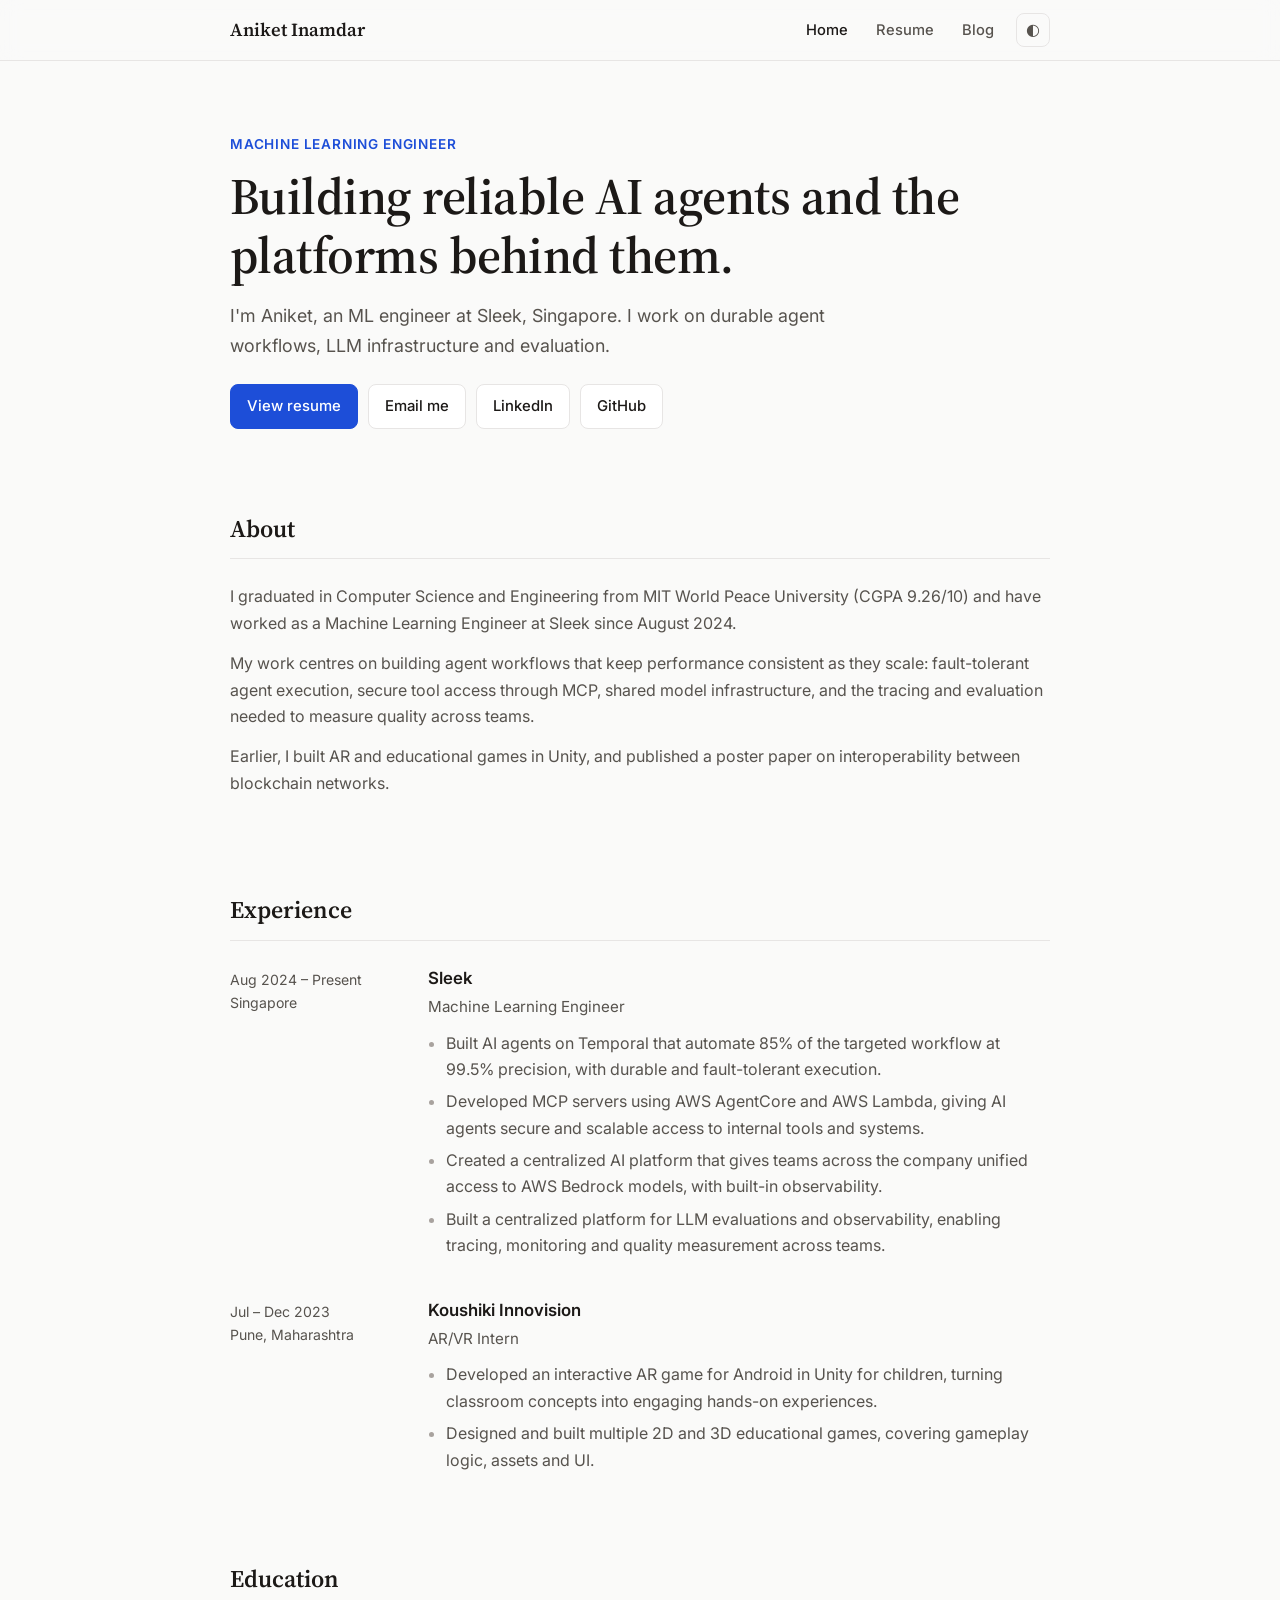
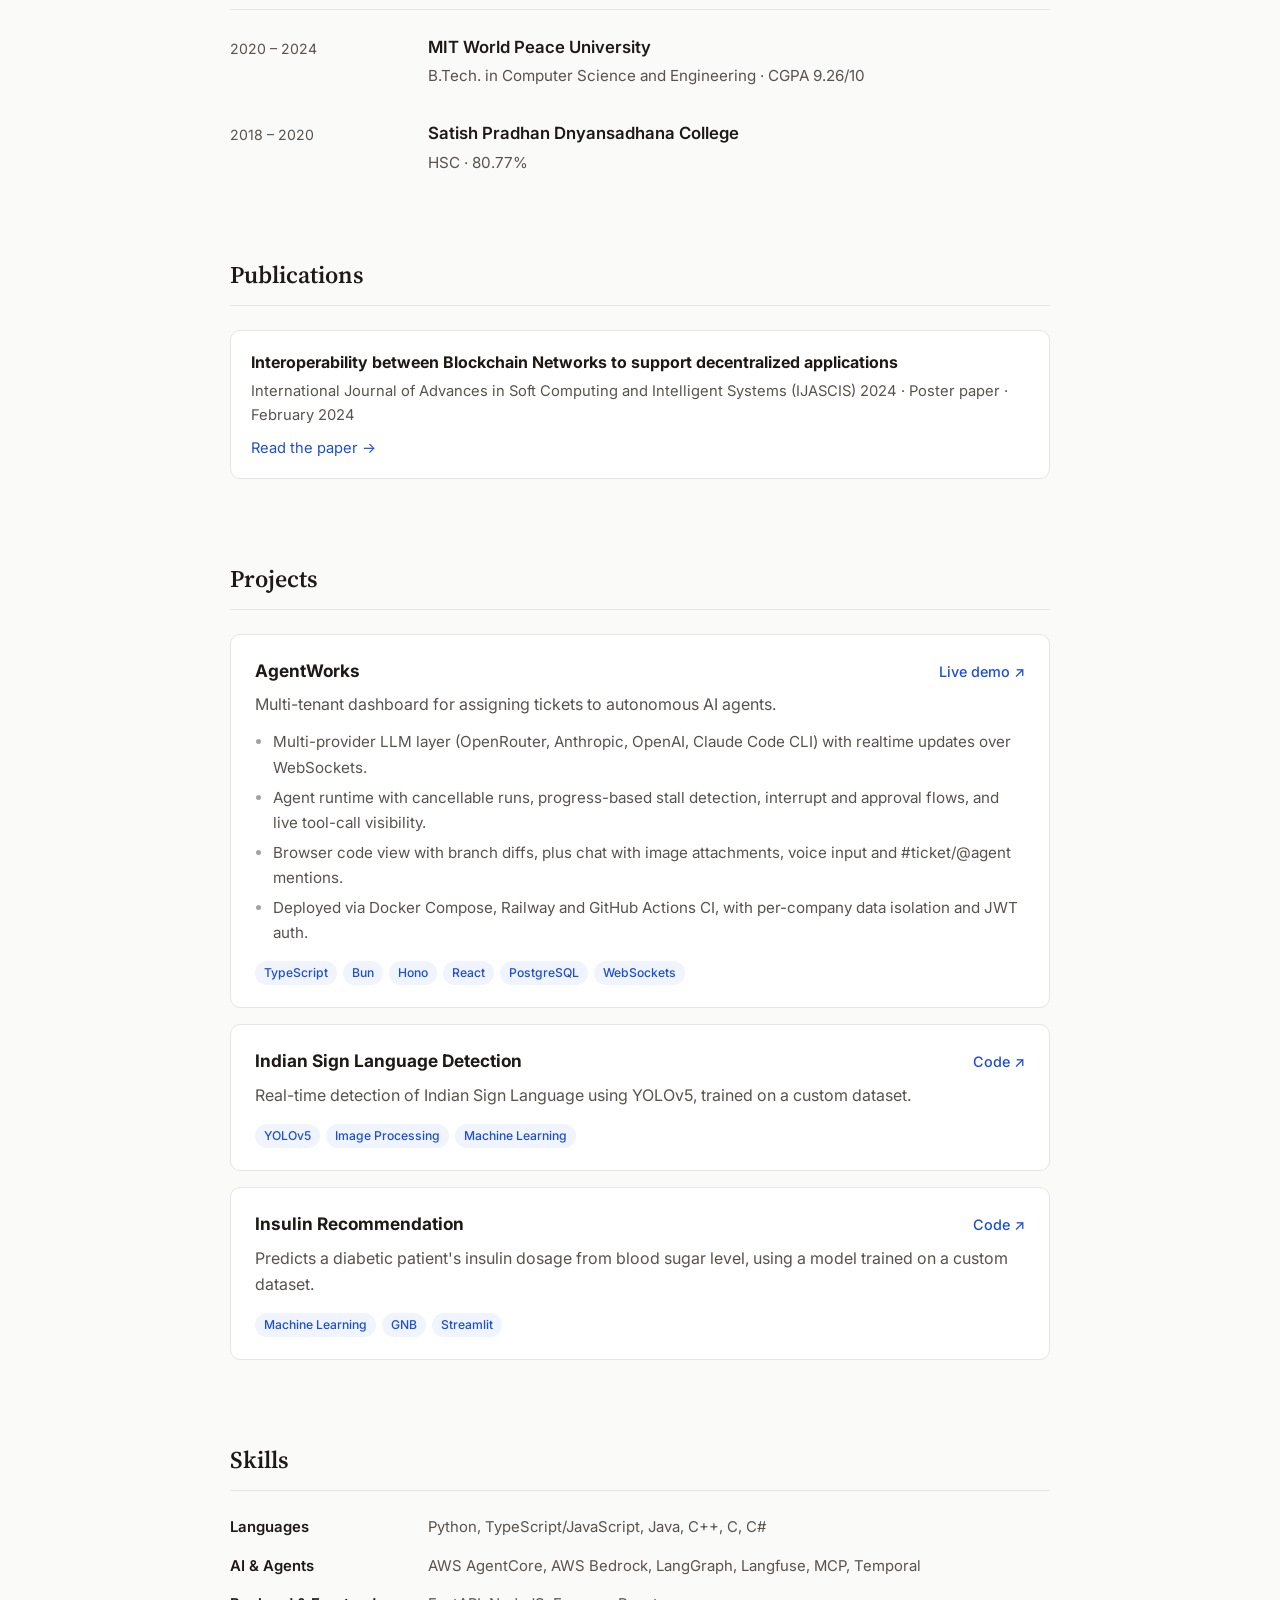
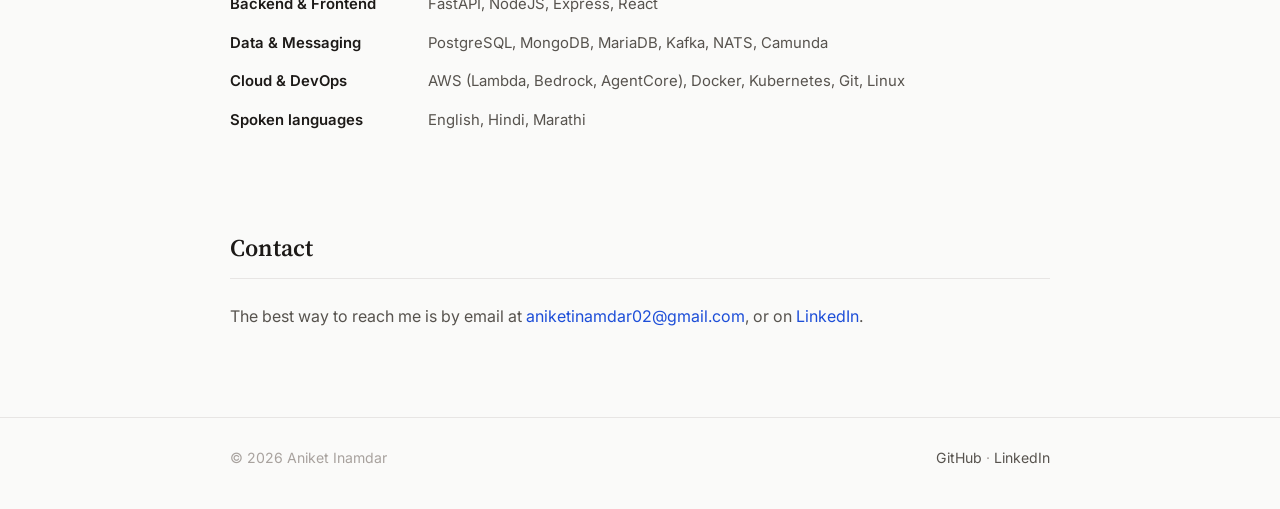
<file: index.html>
<!doctype html>
<html lang="en">
<head>
  <meta charset="utf-8">
  <meta name="viewport" content="width=device-width, initial-scale=1">
  <title>Aniket Inamdar</title>
  <meta name="description" content="Aniket Inamdar — Machine Learning Engineer working on AI agents, LLM platforms and evaluation. B.Tech in Computer Science, MIT World Peace University.">
  <link rel="icon" type="image/svg+xml" href="assets/favicon.svg">
  <link rel="preconnect" href="https://fonts.googleapis.com">
  <link rel="preconnect" href="https://fonts.gstatic.com" crossorigin>
  <link href="https://fonts.googleapis.com/css2?family=Inter:wght@400;500;600&family=Source+Serif+4:wght@600&display=swap" rel="stylesheet">
  <link rel="stylesheet" href="assets/style.css">
  <script src="assets/main.js" defer></script>
</head>
<body>
  <header class="site-header">
    <nav class="wrap nav" aria-label="Main">
      <a class="brand" href="./">Aniket Inamdar</a>
      <ul class="nav-links">
        <li><a href="./" aria-current="page">Home</a></li>
        <li><a href="resume/">Resume</a></li>
        <li><a href="blog/">Blog</a></li>
        <li><button class="theme-toggle" type="button" aria-label="Toggle dark mode">◐</button></li>
      </ul>
    </nav>
  </header>

  <main class="wrap">
    <div class="hero">
      <div>
        <p class="eyebrow">Machine Learning Engineer</p>
        <h1>Building reliable AI agents and the platforms behind them.</h1>
        <p class="lead">I'm Aniket, an ML engineer at Sleek, Singapore. I work on durable agent workflows, LLM infrastructure and evaluation.</p>
        <div class="btn-row">
          <a class="btn primary" href="resume/">View resume</a>
          <a class="btn" href="mailto:aniketinamdar02@gmail.com">Email me</a>
          <a class="btn" href="https://linkedin.com/in/inamdaraniket" target="_blank" rel="noopener">LinkedIn</a>
          <a class="btn" href="https://github.com/aniketinamdar" target="_blank" rel="noopener">GitHub</a>
        </div>
      </div>
    </div>

    <section id="about" class="about">
      <h2 class="section-title">About</h2>
      <p>I graduated in Computer Science and Engineering from MIT World Peace University (CGPA 9.26/10) and have worked as a Machine Learning Engineer at Sleek since August 2024.</p>
      <p>My work centres on building agent workflows that keep performance consistent as they scale: fault-tolerant agent execution, secure tool access through MCP, shared model infrastructure, and the tracing and evaluation needed to measure quality across teams.</p>
      <p>Earlier, I built AR and educational games in Unity, and published a poster paper on interoperability between blockchain networks.</p>
    </section>

    <section id="experience">
      <h2 class="section-title">Experience</h2>
      <article class="entry">
        <div class="entry-meta">Aug 2024 – Present<br>Singapore</div>
        <div>
          <h3>Sleek</h3>
          <p class="role">Machine Learning Engineer</p>
          <ul>
            <li>Built AI agents on Temporal that automate 85% of the targeted workflow at 99.5% precision, with durable and fault-tolerant execution.</li>
            <li>Developed MCP servers using AWS AgentCore and AWS Lambda, giving AI agents secure and scalable access to internal tools and systems.</li>
            <li>Created a centralized AI platform that gives teams across the company unified access to AWS Bedrock models, with built-in observability.</li>
            <li>Built a centralized platform for LLM evaluations and observability, enabling tracing, monitoring and quality measurement across teams.</li>
          </ul>
        </div>
      </article>
      <article class="entry">
        <div class="entry-meta">Jul – Dec 2023<br>Pune, Maharashtra</div>
        <div>
          <h3>Koushiki Innovision</h3>
          <p class="role">AR/VR Intern</p>
          <ul>
            <li>Developed an interactive AR game for Android in Unity for children, turning classroom concepts into engaging hands-on experiences.</li>
            <li>Designed and built multiple 2D and 3D educational games, covering gameplay logic, assets and UI.</li>
          </ul>
        </div>
      </article>
    </section>

    <section id="education">
      <h2 class="section-title">Education</h2>
      <article class="entry">
        <div class="entry-meta">2020 – 2024</div>
        <div>
          <h3>MIT World Peace University</h3>
          <p class="role" style="margin-bottom:0">B.Tech. in Computer Science and Engineering · CGPA 9.26/10</p>
        </div>
      </article>
      <article class="entry">
        <div class="entry-meta">2018 – 2020</div>
        <div>
          <h3>Satish Pradhan Dnyansadhana College</h3>
          <p class="role" style="margin-bottom:0">HSC · 80.77%</p>
        </div>
      </article>
    </section>

    <section id="publications">
      <h2 class="section-title">Publications</h2>
      <div class="pub">
        <h3>Interoperability between Blockchain Networks to support decentralized applications</h3>
        <p>International Journal of Advances in Soft Computing and Intelligent Systems (IJASCIS) 2024 · Poster paper · February 2024</p>
        <p style="margin-top:8px"><a href="https://sciencetransactions.com/index.php/ijascis/article/view/26/21" target="_blank" rel="noopener">Read the paper →</a></p>
      </div>
    </section>

    <section id="projects">
      <h2 class="section-title">Projects</h2>
      <div class="projects">
        <article class="project">
          <header class="project-head">
            <h3>AgentWorks</h3>
            <a href="https://agentworks-web.up.railway.app/landing" target="_blank" rel="noopener">Live demo ↗</a>
          </header>
          <p class="project-sub">Multi-tenant dashboard for assigning tickets to autonomous AI agents.</p>
          <ul class="project-points">
            <li>Multi-provider LLM layer (OpenRouter, Anthropic, OpenAI, Claude Code CLI) with realtime updates over WebSockets.</li>
            <li>Agent runtime with cancellable runs, progress-based stall detection, interrupt and approval flows, and live tool-call visibility.</li>
            <li>Browser code view with branch diffs, plus chat with image attachments, voice input and #ticket/@agent mentions.</li>
            <li>Deployed via Docker Compose, Railway and GitHub Actions CI, with per-company data isolation and JWT auth.</li>
          </ul>
          <ul class="tags"><li>TypeScript</li><li>Bun</li><li>Hono</li><li>React</li><li>PostgreSQL</li><li>WebSockets</li></ul>
        </article>
        <article class="project">
          <header class="project-head">
            <h3>Indian Sign Language Detection</h3>
            <a href="https://github.com/aniketinamdar/ISL-Yolov5" target="_blank" rel="noopener">Code ↗</a>
          </header>
          <p class="project-sub">Real-time detection of Indian Sign Language using YOLOv5, trained on a custom dataset.</p>
          <ul class="tags"><li>YOLOv5</li><li>Image Processing</li><li>Machine Learning</li></ul>
        </article>
        <article class="project">
          <header class="project-head">
            <h3>Insulin Recommendation</h3>
            <a href="https://github.com/aniketinamdar/InsulinPrompt" target="_blank" rel="noopener">Code ↗</a>
          </header>
          <p class="project-sub">Predicts a diabetic patient's insulin dosage from blood sugar level, using a model trained on a custom dataset.</p>
          <ul class="tags"><li>Machine Learning</li><li>GNB</li><li>Streamlit</li></ul>
        </article>
      </div>
    </section>

    <section id="skills">
      <h2 class="section-title">Skills</h2>
      <dl class="skills">
        <div class="skill-row"><dt>Languages</dt><dd>Python, TypeScript/JavaScript, Java, C++, C, C#</dd></div>
        <div class="skill-row"><dt>AI &amp; Agents</dt><dd>AWS AgentCore, AWS Bedrock, LangGraph, Langfuse, MCP, Temporal</dd></div>
        <div class="skill-row"><dt>Backend &amp; Frontend</dt><dd>FastAPI, NodeJS, Express, React</dd></div>
        <div class="skill-row"><dt>Data &amp; Messaging</dt><dd>PostgreSQL, MongoDB, MariaDB, Kafka, NATS, Camunda</dd></div>
        <div class="skill-row"><dt>Cloud &amp; DevOps</dt><dd>AWS (Lambda, Bedrock, AgentCore), Docker, Kubernetes, Git, Linux</dd></div>
        <div class="skill-row"><dt>Spoken languages</dt><dd>English, Hindi, Marathi</dd></div>
      </dl>
    </section>

    <section id="contact">
      <h2 class="section-title">Contact</h2>
      <p style="color:var(--muted);margin:0">The best way to reach me is by email at <a href="mailto:aniketinamdar02@gmail.com">aniketinamdar02@gmail.com</a>, or on <a href="https://linkedin.com/in/inamdaraniket" target="_blank" rel="noopener">LinkedIn</a>.</p>
    </section>
  </main>

  <footer class="site-footer">
    <div class="wrap footer-inner">
      <span>© <span id="year">2026</span> Aniket Inamdar</span>
      <span><a href="https://github.com/aniketinamdar" target="_blank" rel="noopener">GitHub</a> · <a href="https://linkedin.com/in/inamdaraniket" target="_blank" rel="noopener">LinkedIn</a></span>
    </div>
  </footer>
</body>
</html>
</file>
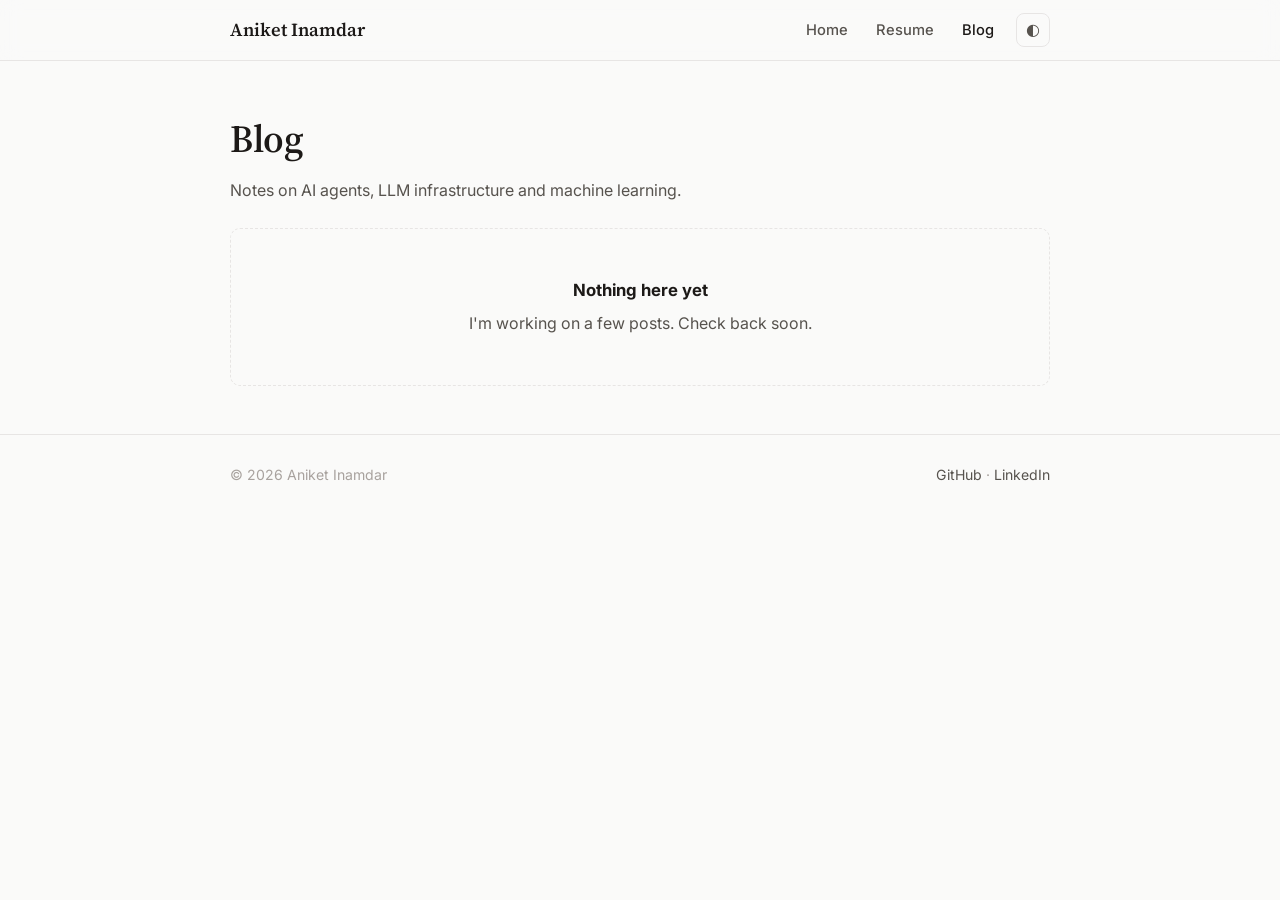
<file: blog/index.html>
<!doctype html>
<html lang="en">
<head>
  <meta charset="utf-8">
  <meta name="viewport" content="width=device-width, initial-scale=1">
  <title>Blog · Aniket Inamdar</title>
  <meta name="description" content="Writing by Aniket Inamdar on AI agents, LLM infrastructure and machine learning.">
  <link rel="icon" type="image/svg+xml" href="../assets/favicon.svg">
  <link rel="preconnect" href="https://fonts.googleapis.com">
  <link rel="preconnect" href="https://fonts.gstatic.com" crossorigin>
  <link href="https://fonts.googleapis.com/css2?family=Inter:wght@400;500;600&family=Source+Serif+4:wght@600&display=swap" rel="stylesheet">
  <link rel="stylesheet" href="../assets/style.css">
  <script src="../assets/main.js" defer></script>
</head>
<body>
  <header class="site-header">
    <nav class="wrap nav" aria-label="Main">
      <a class="brand" href="../">Aniket Inamdar</a>
      <ul class="nav-links">
        <li><a href="../">Home</a></li>
        <li><a href="../resume/">Resume</a></li>
        <li><a href="../blog/" aria-current="page">Blog</a></li>
        <li><button class="theme-toggle" type="button" aria-label="Toggle dark mode">◐</button></li>
      </ul>
    </nav>
  </header>

  <main class="wrap">
    <div class="page-head">
      <h1>Blog</h1>
      <p>Notes on AI agents, LLM infrastructure and machine learning.</p>
    </div>

    <div id="empty" class="empty">
      <strong>Nothing here yet</strong>
      I'm working on a few posts. Check back soon.
    </div>
    <ul id="post-list" class="post-list"></ul>
  </main>

  <footer class="site-footer">
    <div class="wrap footer-inner">
      <span>© <span id="year">2026</span> Aniket Inamdar</span>
      <span><a href="https://github.com/aniketinamdar" target="_blank" rel="noopener">GitHub</a> · <a href="https://linkedin.com/in/inamdaraniket" target="_blank" rel="noopener">LinkedIn</a></span>
    </div>
  </footer>
</body>
</html>
</file>
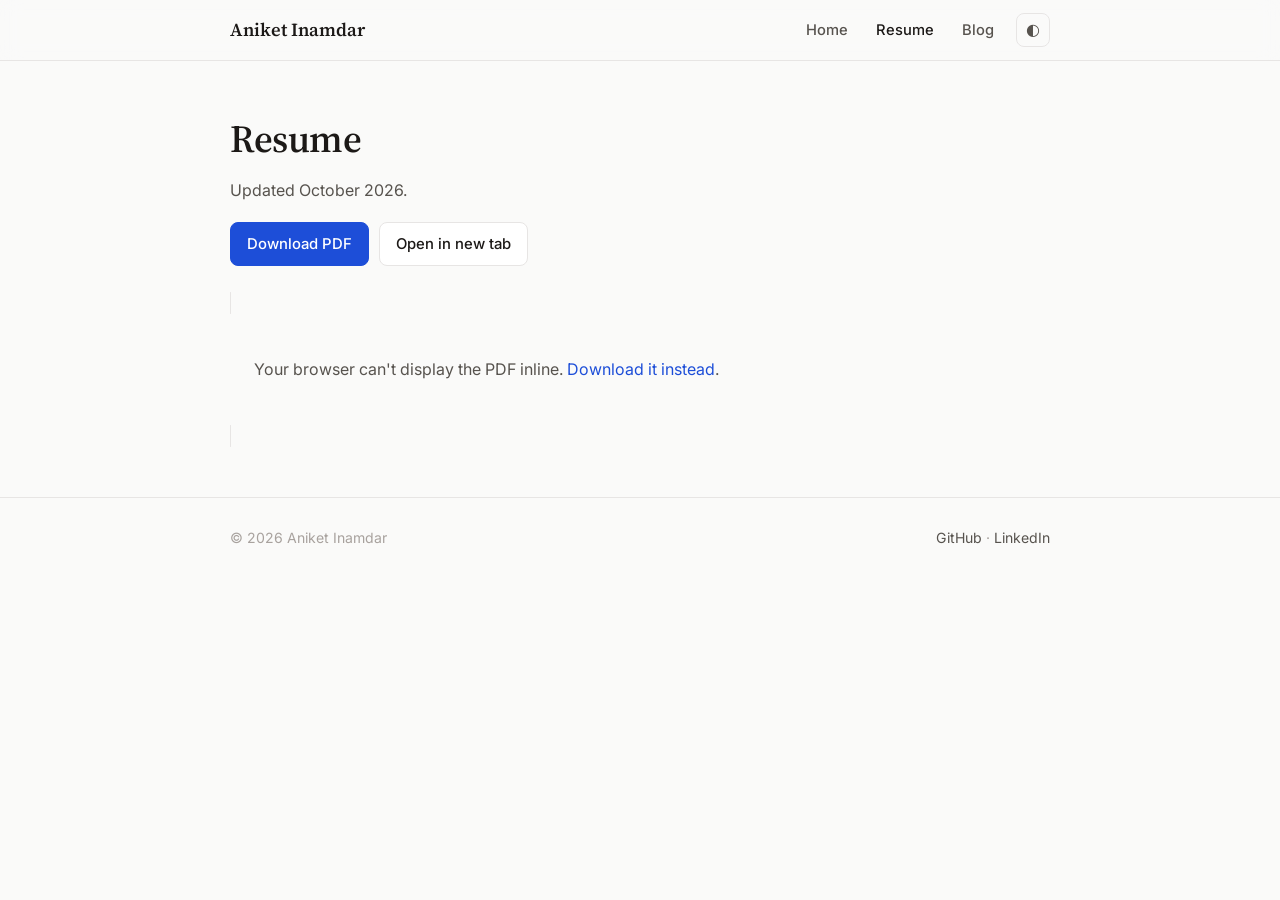
<file: resume/index.html>
<!doctype html>
<html lang="en">
<head>
  <meta charset="utf-8">
  <meta name="viewport" content="width=device-width, initial-scale=1">
  <title>Resume · Aniket Inamdar</title>
  <meta name="description" content="Resume of Aniket Inamdar.">
  <link rel="icon" type="image/svg+xml" href="../assets/favicon.svg">
  <link rel="preconnect" href="https://fonts.googleapis.com">
  <link rel="preconnect" href="https://fonts.gstatic.com" crossorigin>
  <link href="https://fonts.googleapis.com/css2?family=Inter:wght@400;500;600&family=Source+Serif+4:wght@600&display=swap" rel="stylesheet">
  <link rel="stylesheet" href="../assets/style.css">
  <script src="../assets/main.js" defer></script>
</head>
<body>
  <header class="site-header">
    <nav class="wrap nav" aria-label="Main">
      <a class="brand" href="../">Aniket Inamdar</a>
      <ul class="nav-links">
        <li><a href="../">Home</a></li>
        <li><a href="../resume/" aria-current="page">Resume</a></li>
        <li><a href="../blog/">Blog</a></li>
        <li><button class="theme-toggle" type="button" aria-label="Toggle dark mode">◐</button></li>
      </ul>
    </nav>
  </header>

  <main class="wrap">
    <div class="page-head">
      <h1>Resume</h1>
      <p style="margin-bottom:18px">Updated October 2026.</p>
      <div class="btn-row">
        <a class="btn primary" href="../assets/Aniket-Inamdar-Resume.pdf" download>Download PDF</a>
        <a class="btn" href="../assets/Aniket-Inamdar-Resume.pdf" target="_blank" rel="noopener">Open in new tab</a>
      </div>
    </div>

    <object class="pdf-frame" data="../assets/Aniket-Inamdar-Resume.pdf#view=FitH&navpanes=0&pagemode=none" type="application/pdf" aria-label="Resume PDF">
      <p class="pdf-fallback">Your browser can't display the PDF inline. <a href="../assets/Aniket-Inamdar-Resume.pdf">Download it instead</a>.</p>
    </object>
  </main>

  <footer class="site-footer">
    <div class="wrap footer-inner">
      <span>© <span id="year">2026</span> Aniket Inamdar</span>
      <span><a href="https://github.com/aniketinamdar" target="_blank" rel="noopener">GitHub</a> · <a href="https://linkedin.com/in/inamdaraniket" target="_blank" rel="noopener">LinkedIn</a></span>
    </div>
  </footer>
</body>
</html>
</file>
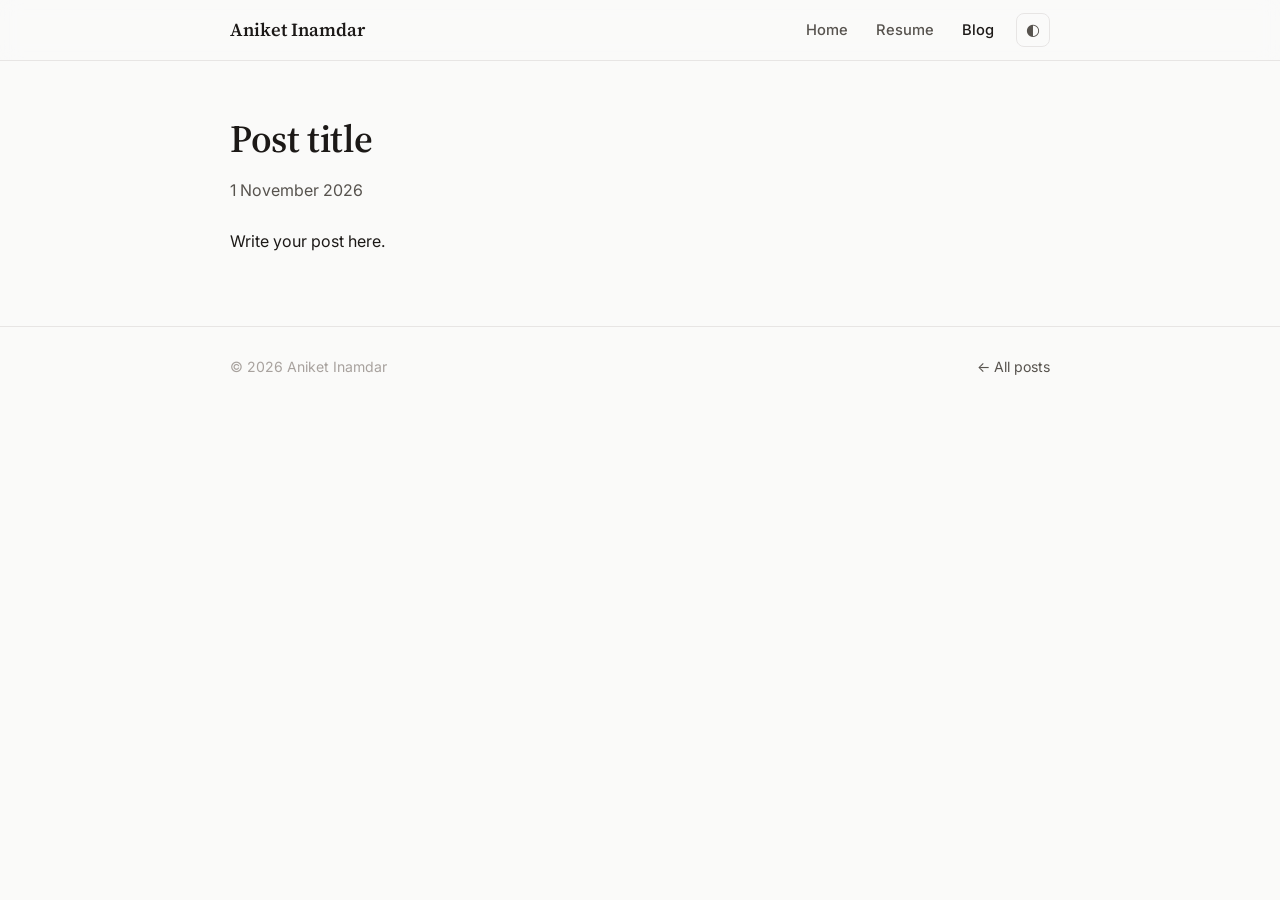
<file: blog/_template/index.html>
<!doctype html>
<!-- Copy this folder to blog/my-post-slug/, edit its index.html, then add an entry to blog/posts.json:
     { "title": "My post", "date": "2026-11-01", "summary": "One line.", "url": "my-post-slug/" } -->
<html lang="en">
<head>
  <meta charset="utf-8">
  <meta name="viewport" content="width=device-width, initial-scale=1">
  <title>Post title · Aniket Inamdar</title>
  <link rel="icon" type="image/svg+xml" href="../../assets/favicon.svg">
  <link rel="preconnect" href="https://fonts.googleapis.com">
  <link rel="preconnect" href="https://fonts.gstatic.com" crossorigin>
  <link href="https://fonts.googleapis.com/css2?family=Inter:wght@400;500;600&family=Source+Serif+4:wght@600&display=swap" rel="stylesheet">
  <link rel="stylesheet" href="../../assets/style.css">
  <script src="../../assets/main.js" defer></script>
</head>
<body>
  <header class="site-header">
    <nav class="wrap nav" aria-label="Main">
      <a class="brand" href="../../">Aniket Inamdar</a>
      <ul class="nav-links">
        <li><a href="../../">Home</a></li>
        <li><a href="../../resume/">Resume</a></li>
        <li><a href="../" aria-current="page">Blog</a></li>
        <li><button class="theme-toggle" type="button" aria-label="Toggle dark mode">◐</button></li>
      </ul>
    </nav>
  </header>

  <main class="wrap">
    <article class="page-head prose">
      <h1>Post title</h1>
      <p>1 November 2026</p>
      <p style="color:var(--text);margin-top:24px">Write your post here.</p>
    </article>
  </main>

  <footer class="site-footer">
    <div class="wrap footer-inner">
      <span>© <span id="year">2026</span> Aniket Inamdar</span>
      <a href="../">← All posts</a>
    </div>
  </footer>
</body>
</html>
</file>
<file: assets/style.css>
:root {
  --bg: #fafaf9;
  --surface: #ffffff;
  --text: #1c1917;
  --muted: #57534e;
  --faint: #a8a29e;
  --border: #e7e5e4;
  --accent: #1d4ed8;
  --accent-soft: #eff4ff;
  --radius: 10px;
  --sans: "Inter", -apple-system, BlinkMacSystemFont, "Segoe UI", Roboto, sans-serif;
  --serif: "Source Serif 4", Georgia, "Times New Roman", serif;
}

:root[data-theme="dark"] {
  --bg: #0f0f10;
  --surface: #171718;
  --text: #f5f5f4;
  --muted: #a8a29e;
  --faint: #78716c;
  --border: #2a2a2c;
  --accent: #7aa2ff;
  --accent-soft: #172036;
}

* { box-sizing: border-box; }
html { scroll-behavior: smooth; scroll-padding-top: 80px; }
body {
  margin: 0;
  background: var(--bg);
  color: var(--text);
  font-family: var(--sans);
  font-size: 16px;
  line-height: 1.65;
  -webkit-font-smoothing: antialiased;
}
a { color: var(--accent); text-decoration: none; }
a:hover { text-decoration: underline; text-underline-offset: 3px; }
:focus-visible { outline: 2px solid var(--accent); outline-offset: 2px; border-radius: 4px; }

.wrap { max-width: 860px; margin: 0 auto; padding: 0 20px; }

/* Header */
.site-header {
  position: sticky; top: 0; z-index: 10;
  background: color-mix(in srgb, var(--bg) 85%, transparent);
  backdrop-filter: blur(10px);
  border-bottom: 1px solid var(--border);
}
.nav { display: flex; align-items: center; justify-content: space-between; height: 60px; }
.brand { font-family: var(--serif); font-weight: 600; font-size: 1.15rem; color: var(--text); }
.brand:hover { text-decoration: none; }
.nav-links { display: flex; align-items: center; gap: 4px; list-style: none; margin: 0; padding: 0; }
.nav-links a {
  display: block; padding: 6px 12px; border-radius: 6px;
  color: var(--muted); font-size: 0.92rem; font-weight: 500;
}
.nav-links a:hover { color: var(--text); background: var(--accent-soft); text-decoration: none; }
.nav-links a[aria-current="page"] { color: var(--text); }
.theme-toggle {
  background: none; border: 1px solid var(--border); color: var(--muted);
  width: 34px; height: 34px; border-radius: 8px; cursor: pointer; margin-left: 6px;
  font-size: 1rem; line-height: 1;
}
.theme-toggle:hover { color: var(--text); border-color: var(--faint); }

/* Hero */
.hero { padding: 72px 0 40px; }
.eyebrow { color: var(--accent); font-weight: 600; font-size: 0.85rem; letter-spacing: 0.06em; text-transform: uppercase; margin: 0 0 12px; }
h1 { font-family: var(--serif); font-size: clamp(2.2rem, 5vw, 3.2rem); line-height: 1.15; margin: 0 0 16px; font-weight: 600; letter-spacing: -0.01em; }
.lead { font-size: 1.12rem; color: var(--muted); margin: 0 0 24px; max-width: 58ch; }

.btn-row { display: flex; flex-wrap: wrap; gap: 10px; }
.btn {
  display: inline-flex; align-items: center; gap: 8px;
  padding: 9px 16px; border-radius: 8px; font-weight: 500; font-size: 0.93rem;
  border: 1px solid var(--border); background: var(--surface); color: var(--text);
}
.btn:hover { text-decoration: none; border-color: var(--faint); }
.btn.primary { background: var(--accent); border-color: var(--accent); color: #fff; }
.btn.primary:hover { filter: brightness(1.08); }
:root[data-theme="dark"] .btn.primary { color: #0b1220; }

/* Sections */
section { padding: 40px 0; }
.section-title {
  font-family: var(--serif); font-size: 1.5rem; font-weight: 600; margin: 0 0 24px;
  padding-bottom: 10px; border-bottom: 1px solid var(--border);
}
.about p { margin: 0 0 14px; color: var(--muted); }
.about p:first-child { color: var(--text); }

.entry { display: grid; grid-template-columns: 170px 1fr; gap: 8px 28px; margin-bottom: 32px; }
.entry:last-child { margin-bottom: 0; }
.entry-meta { color: var(--muted); font-size: 0.88rem; padding-top: 3px; }
.entry h3 { margin: 0; font-size: 1.05rem; font-weight: 600; }
.entry .role { color: var(--muted); font-size: 0.95rem; margin: 2px 0 10px; }
.entry ul { margin: 0; padding-left: 18px; color: var(--muted); }
.entry li { margin-bottom: 6px; }
.entry li::marker { color: var(--faint); }

.projects { display: grid; gap: 16px; }
.project { background: var(--surface); border: 1px solid var(--border); border-radius: var(--radius); padding: 22px 24px; }
.project-head { display: flex; justify-content: space-between; align-items: baseline; gap: 16px; }
.project-head h3 { margin: 0; font-size: 1.08rem; }
.project-head a { font-size: 0.9rem; font-weight: 500; white-space: nowrap; }
.project-sub { margin: 6px 0 0; color: var(--muted); }
.project-points { margin: 12px 0 0; padding-left: 18px; color: var(--muted); font-size: 0.95rem; }
.project-points li { margin-bottom: 5px; }
.project-points li::marker { color: var(--faint); }
.project .tags { margin-top: 16px; }
.tags { display: flex; flex-wrap: wrap; gap: 6px; padding: 0; list-style: none; margin: 0; }
.tags li {
  font-size: 0.76rem; padding: 2px 9px; border-radius: 99px;
  background: var(--accent-soft); color: var(--accent); font-weight: 500;
}

.pub { background: var(--surface); border: 1px solid var(--border); border-radius: var(--radius); padding: 18px 20px; }
.pub h3 { margin: 0 0 4px; font-size: 1rem; }
.pub p { margin: 0; color: var(--muted); font-size: 0.92rem; }

.skills { display: grid; gap: 14px; }
.skill-row { display: grid; grid-template-columns: 170px 1fr; gap: 8px 28px; }
.skill-row dt { font-weight: 600; font-size: 0.93rem; }
.skill-row dd { margin: 0; color: var(--muted); font-size: 0.93rem; }

/* Page heading (resume / blog) */
.page-head { padding: 56px 0 24px; }
.page-head h1 { font-size: clamp(1.9rem, 4vw, 2.4rem); }
.page-head p { color: var(--muted); margin: 0; }

.pdf-frame {
  width: 100%; height: 82vh; min-height: 560px;
  border: 1px solid var(--border); border-radius: var(--radius); background: var(--surface);
}
.pdf-fallback { padding: 24px; color: var(--muted); }

/* Blog */
.post-list { list-style: none; margin: 0; padding: 0; display: grid; gap: 16px; }
.post-item { background: var(--surface); border: 1px solid var(--border); border-radius: var(--radius); padding: 20px; }
.post-item h2 { margin: 0 0 4px; font-size: 1.15rem; font-family: var(--serif); }
.post-item .date { color: var(--faint); font-size: 0.85rem; }
.post-item p { margin: 8px 0 0; color: var(--muted); }
.empty {
  border: 1px dashed var(--border); border-radius: var(--radius);
  padding: 48px 24px; text-align: center; color: var(--muted);
}
.empty strong { display: block; color: var(--text); font-size: 1.05rem; margin-bottom: 6px; }

.prose { max-width: 680px; }
.prose h2 { font-family: var(--serif); margin-top: 2em; }
.prose pre { background: var(--surface); border: 1px solid var(--border); padding: 14px; border-radius: 8px; overflow-x: auto; }
.prose code { font-size: 0.9em; }
.prose img { max-width: 100%; }

/* Footer */
.site-footer { border-top: 1px solid var(--border); margin-top: 48px; padding: 28px 0 40px; color: var(--faint); font-size: 0.88rem; }
.footer-inner { display: flex; flex-wrap: wrap; gap: 12px 24px; justify-content: space-between; }
.footer-inner a { color: var(--muted); }

@media (max-width: 680px) {
  .hero { padding-top: 40px; }
  .entry, .skill-row { grid-template-columns: 1fr; gap: 2px; }
  .nav-links a { padding: 6px 8px; }
}
@media print { .site-header, .site-footer, .theme-toggle { display: none; } }
</file>
